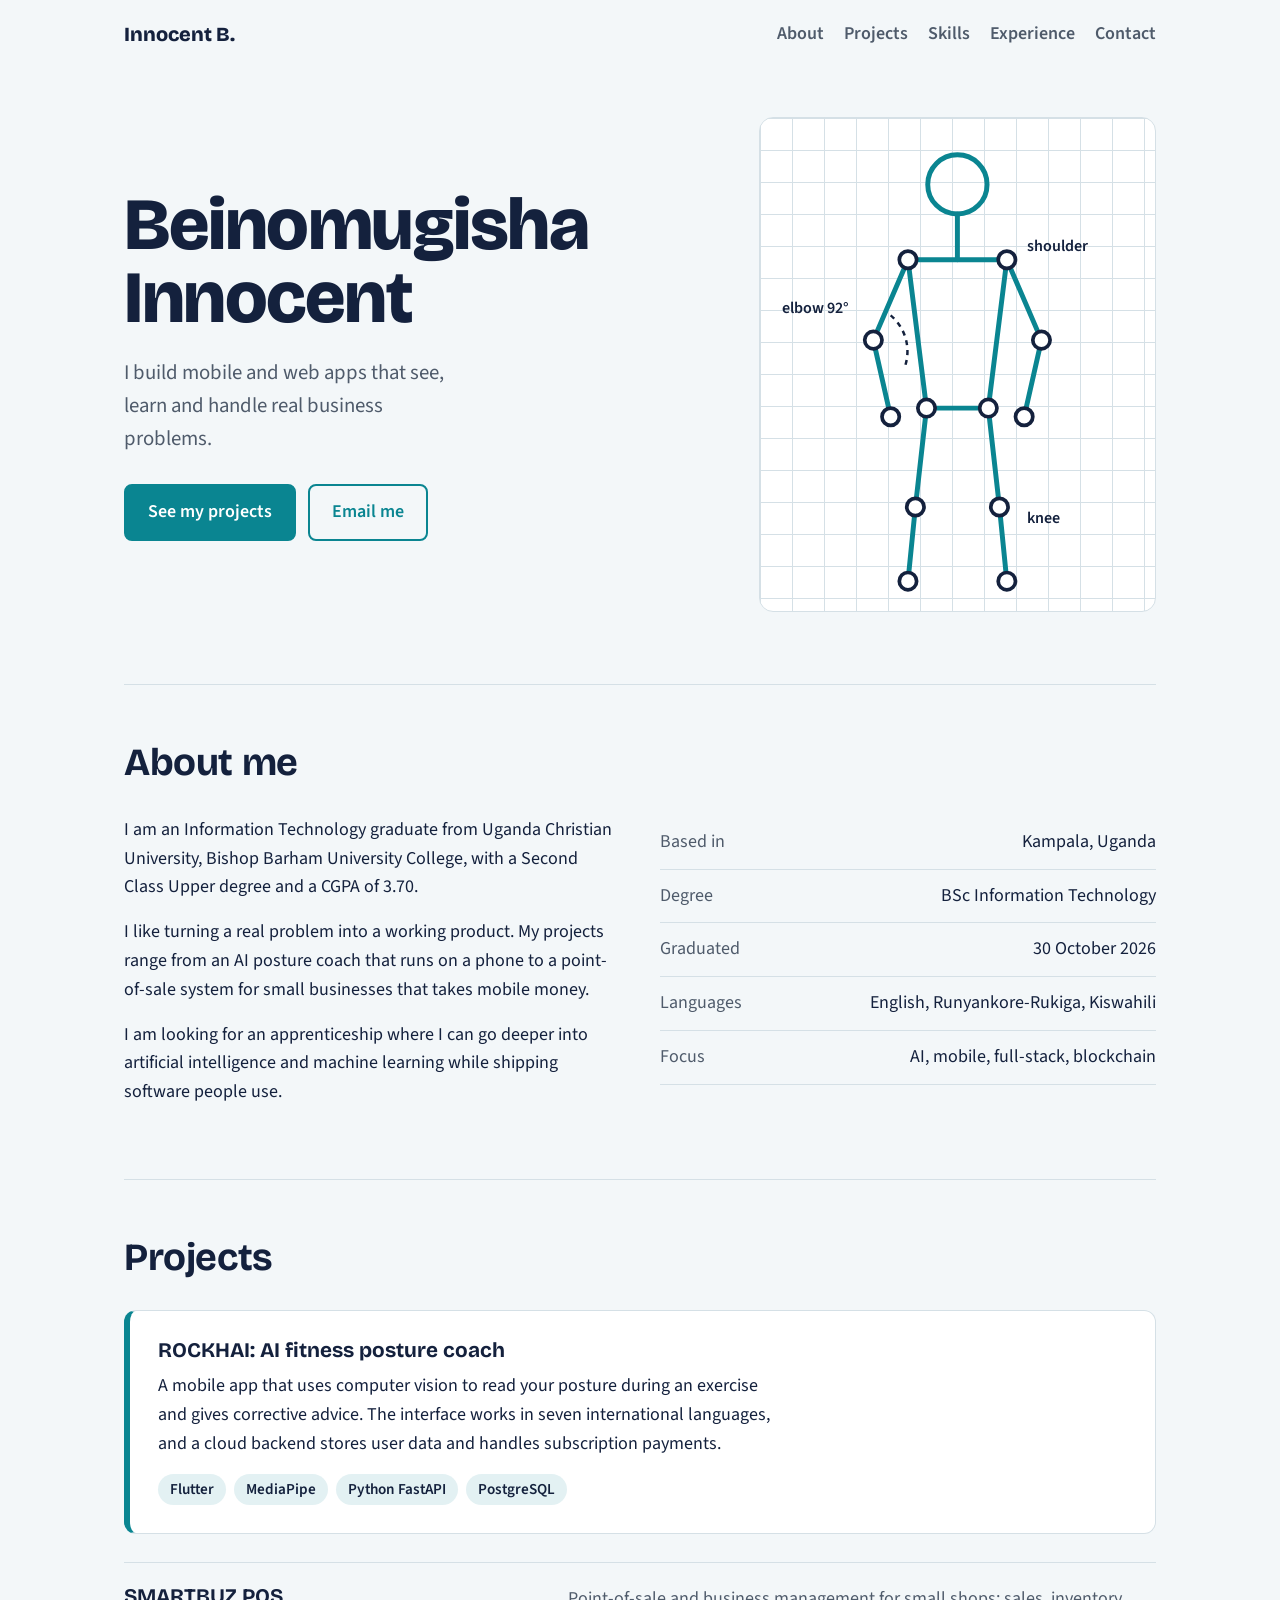
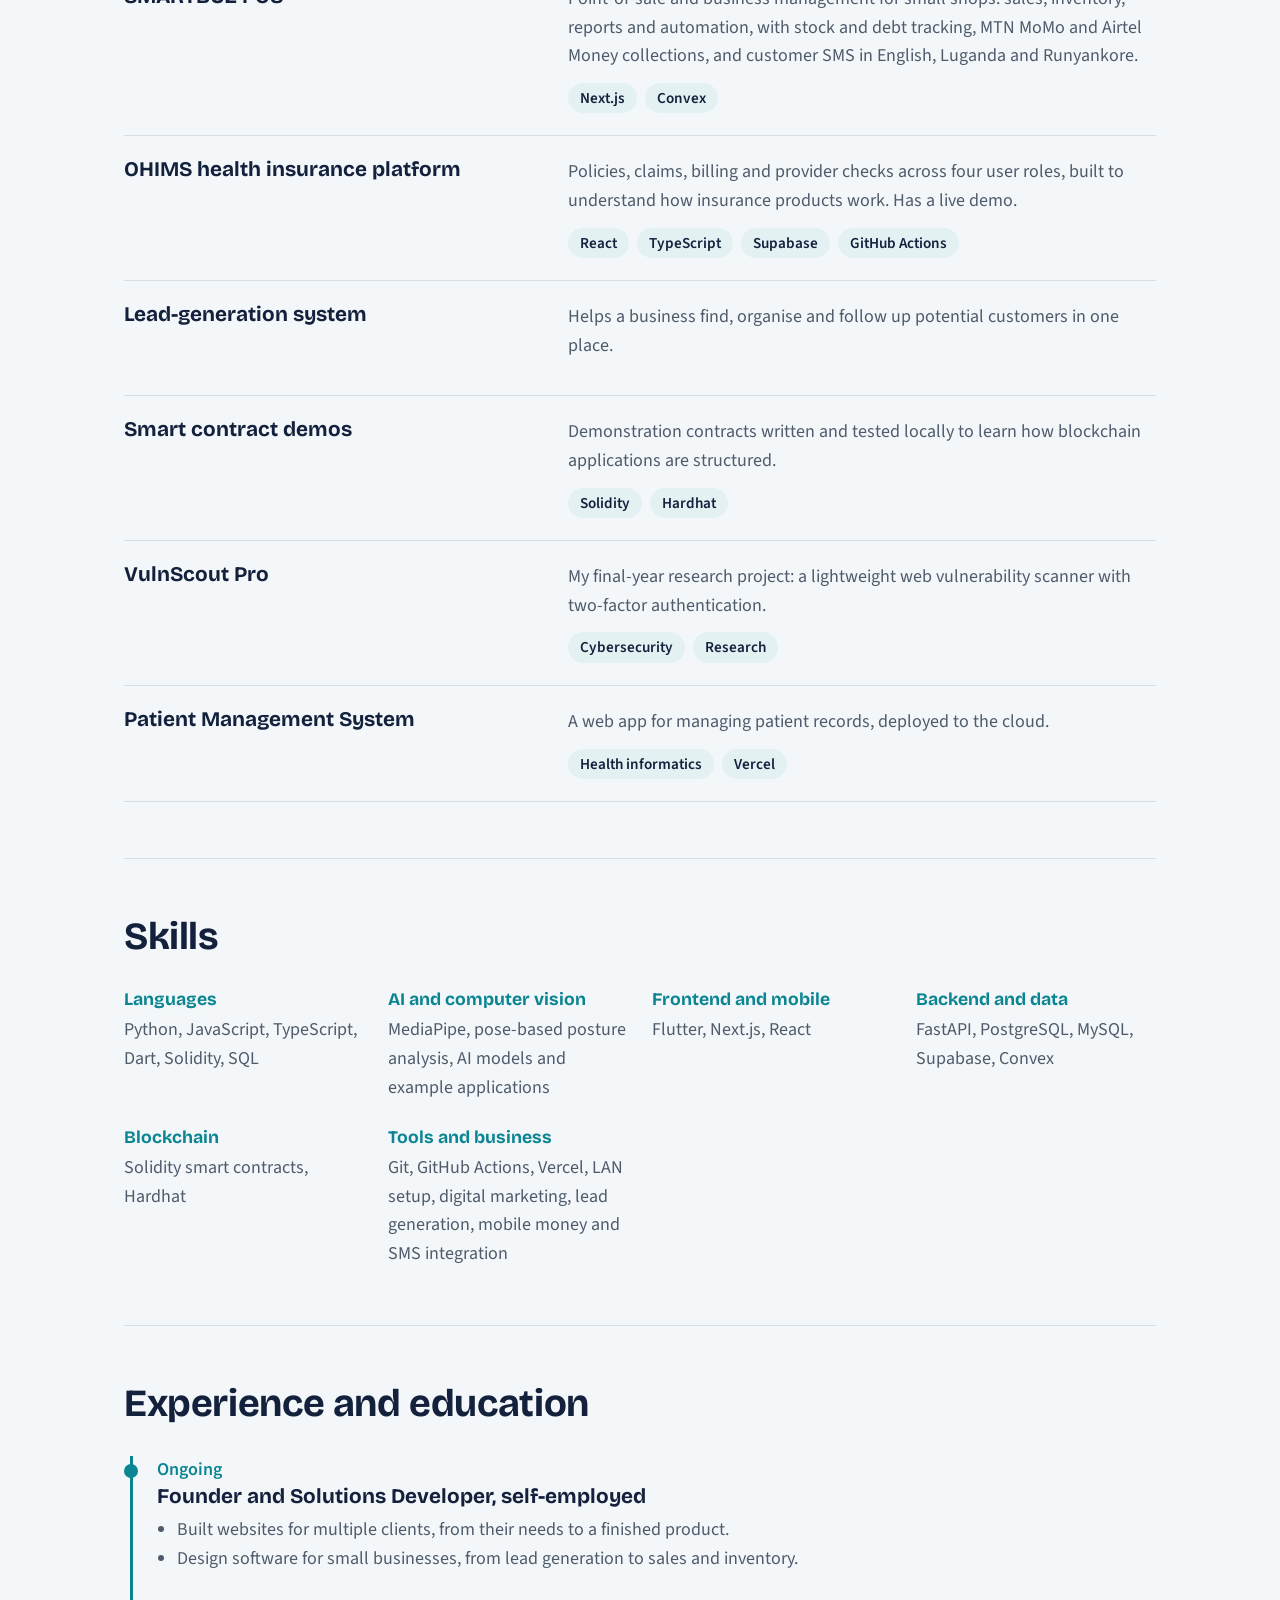
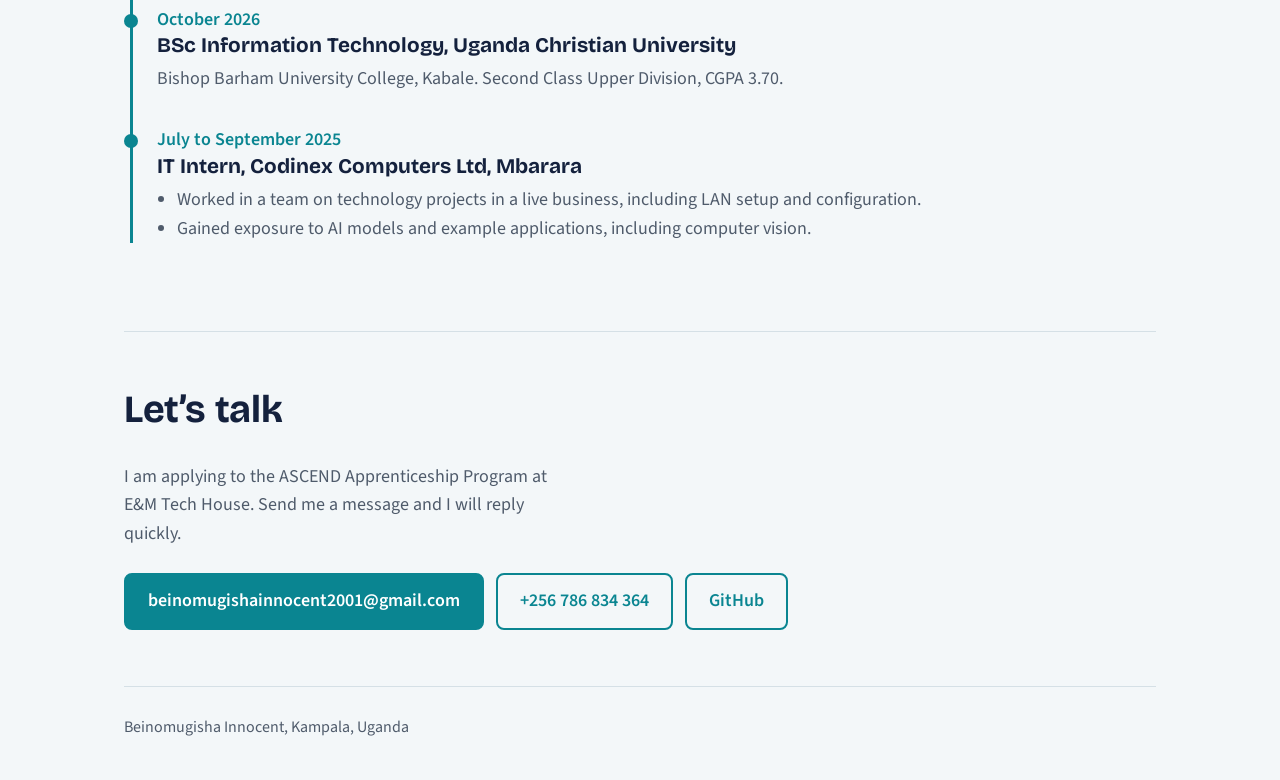
<file: public/assets/aistudio/Beinomugisha_Innocent___Portfolio_fce2e4e6.html>
<!DOCTYPE html>
<html lang="en">
<head>
<meta charset="utf-8">
<meta name="viewport" content="width=device-width, initial-scale=1, viewport-fit=cover">
<title>Beinomugisha Innocent | Software Developer</title>
<link rel="preconnect" href="https://fonts.googleapis.com">
<link rel="preconnect" href="https://fonts.gstatic.com" crossorigin>
<link href="https://fonts.googleapis.com/css2?family=Bricolage+Grotesque:wght@500;700;800&family=Source+Sans+3:wght@400;600&display=swap" rel="stylesheet">
<style>
:root{--bg:#F3F7F9;--panel:#FFFFFF;--ink:#14213D;--muted:#4F5B6B;--line:#D5E0E6;--accent:#0A8591;--accent-ink:#FFFFFF;--soft:#E3F1F3;
--head:"Bricolage Grotesque","Trebuchet MS",Arial,sans-serif;--body:"Source Sans 3","Segoe UI",Arial,sans-serif;
box-sizing:border-box;padding-top:env(safe-area-inset-top,0px);padding-bottom:env(safe-area-inset-bottom,0px);color-scheme:light}
@media (prefers-color-scheme:dark){:root:not([data-theme="light"]){--bg:#0C1626;--panel:#13233A;--ink:#EAF2F7;--muted:#A5B4C4;--line:#24384F;--accent:#4FD1DC;--accent-ink:#0C1626;--soft:#12303B;color-scheme:dark}}
:root[data-theme="dark"]{--bg:#0C1626;--panel:#13233A;--ink:#EAF2F7;--muted:#A5B4C4;--line:#24384F;--accent:#4FD1DC;--accent-ink:#0C1626;--soft:#12303B;color-scheme:dark}
html{scroll-padding-top:env(safe-area-inset-top,0px);scroll-behavior:smooth}
*,*::before,*::after{box-sizing:inherit}
body{margin:0;background:var(--bg);color:var(--ink);font:18px/1.6 var(--body)}
a{color:inherit}
:focus-visible{outline:3px solid var(--accent);outline-offset:3px}
.wrap{max-width:1080px;margin:0 auto;padding:0 24px}
header.top{display:flex;justify-content:space-between;align-items:center;gap:16px;padding:20px 0;flex-wrap:wrap}
.logo{font:800 20px var(--head);text-decoration:none}
nav a{margin-left:20px;text-decoration:none;color:var(--muted);font-weight:600}
nav a:hover{color:var(--accent)}
.hero{display:grid;grid-template-columns:1.2fr .8fr;gap:40px;align-items:center;padding:48px 0 72px}
h1{font:800 clamp(2.6rem,6vw,4.6rem)/1 var(--head);margin:0 0 20px;letter-spacing:-.02em}
.lead{font-size:1.3rem;color:var(--muted);max-width:34ch;margin:0 0 28px}
.btns{display:flex;gap:12px;flex-wrap:wrap}
.btn{display:inline-block;padding:12px 22px;border-radius:8px;font-weight:600;text-decoration:none;border:2px solid var(--accent)}
.btn.main{background:var(--accent);color:var(--accent-ink)}
.btn.alt{color:var(--accent)}
.pose{background:var(--panel);border:1px solid var(--line);border-radius:14px;padding:12px;background-image:linear-gradient(var(--line) 1px,transparent 1px),linear-gradient(90deg,var(--line) 1px,transparent 1px);background-size:32px 32px}
.pose svg{width:100%;height:auto;display:block}
.pose .bone{stroke:var(--accent);stroke-width:4;stroke-linecap:round;fill:none}
.pose .kp{fill:var(--panel);stroke:var(--ink);stroke-width:3}
.pose .tag{font:600 13px var(--body);fill:var(--ink)}
.pose .arc{stroke:var(--ink);stroke-width:2;fill:none;stroke-dasharray:4 4}
@media (prefers-reduced-motion:no-preference){.pose .kp{animation:p 2.4s ease-in-out infinite}@keyframes p{50%{stroke:var(--accent);stroke-width:5}}}
section{padding:56px 0;border-top:1px solid var(--line)}
h2{font:700 clamp(1.8rem,4vw,2.4rem)/1.1 var(--head);margin:0 0 32px;letter-spacing:-.01em}
h3{font:700 1.3rem/1.2 var(--head);margin:0 0 6px}
.about{display:grid;grid-template-columns:1fr 1fr;gap:40px}
.about p{margin:0 0 16px;max-width:60ch}
.facts{list-style:none;margin:0;padding:0}
.facts li{padding:12px 0;border-bottom:1px solid var(--line);display:flex;justify-content:space-between;gap:16px}
.facts span{color:var(--muted)}
.feature{background:var(--panel);border:1px solid var(--line);border-left:6px solid var(--accent);border-radius:12px;padding:28px;margin-bottom:28px}
.feature p{max-width:70ch;margin:8px 0 16px}
.stack{display:flex;flex-wrap:wrap;gap:8px;padding:0;margin:0;list-style:none}
.stack li{background:var(--soft);color:var(--ink);padding:3px 12px;border-radius:99px;font-size:.95rem;font-weight:600}
.rows{display:grid;gap:0}
.row{display:grid;grid-template-columns:1fr 1.4fr;gap:24px;padding:22px 0;border-top:1px solid var(--line)}
.row:last-child{border-bottom:1px solid var(--line)}
.row p{margin:0 0 12px;color:var(--muted)}
.skills{display:grid;grid-template-columns:repeat(auto-fit,minmax(240px,1fr));gap:24px}
.skills h3{font-size:1.1rem;color:var(--accent)}
.skills p{margin:0;color:var(--muted)}
.time{border-left:3px solid var(--accent);padding-left:24px;margin-left:6px}
.time article{margin-bottom:32px;position:relative}
.time article::before{content:"";position:absolute;left:-33px;top:8px;width:14px;height:14px;border-radius:50%;background:var(--accent)}
.when{color:var(--accent);font-weight:600}
.time p,.time ul{margin:6px 0 0;color:var(--muted)}
.time ul{padding-left:20px}
.contact{text-align:left}
.contact p{max-width:50ch;color:var(--muted);margin:0 0 24px}
footer{padding:28px 0 40px;color:var(--muted);border-top:1px solid var(--line);font-size:1rem}
@media (max-width:760px){.hero,.about,.row{grid-template-columns:1fr}.hero{padding-top:24px}nav a{margin:0 16px 0 0}.pose{max-width:340px}}
</style>
</head>
<body>
<div class="wrap">
<header class="top">
<a class="logo" href="#top">Innocent B.</a>
<nav aria-label="Sections"><a href="#about">About</a><a href="#projects">Projects</a><a href="#skills">Skills</a><a href="#experience">Experience</a><a href="#contact">Contact</a></nav>
</header>

<main id="top">
<div class="hero">
<div>
<h1>Beinomugisha Innocent</h1>
<p class="lead">I build mobile and web apps that see, learn and handle real business problems.</p>
<div class="btns"><a class="btn main" href="#projects">See my projects</a><a class="btn alt" href="mailto:beinomugishainnocent2001@gmail.com">Email me</a></div>
</div>
<div class="pose" role="img" aria-label="Illustration of a body pose with joint keypoints, as detected by ROCKHAI">
<svg viewBox="0 0 300 380" xmlns="http://www.w3.org/2000/svg">
<path class="bone" d="M110 105H190M110 105L82 170L96 232M190 105L218 170L204 232M110 105L125 225H175L190 105M125 225L116 305L110 365M175 225L184 305L190 365"/>
<line class="bone" x1="150" y1="68" x2="150" y2="105"/>
<circle class="bone" cx="150" cy="44" r="24"/>
<path class="arc" d="M96 150A38 38 0 0 1 108 190"/>
<g class="kp"><circle cx="110" cy="105" r="7"/><circle cx="190" cy="105" r="7"/><circle cx="82" cy="170" r="7"/><circle cx="218" cy="170" r="7"/><circle cx="96" cy="232" r="7"/><circle cx="204" cy="232" r="7"/><circle cx="125" cy="225" r="7"/><circle cx="175" cy="225" r="7"/><circle cx="116" cy="305" r="7"/><circle cx="184" cy="305" r="7"/><circle cx="110" cy="365" r="7"/><circle cx="190" cy="365" r="7"/></g>
<text class="tag" x="8" y="148">elbow 92°</text>
<text class="tag" x="206" y="318">knee</text>
<text class="tag" x="206" y="98">shoulder</text>
</svg>
</div>
</div>

<section id="about">
<h2>About me</h2>
<div class="about">
<div>
<p>I am an Information Technology graduate from Uganda Christian University, Bishop Barham University College, with a Second Class Upper degree and a CGPA of 3.70.</p>
<p>I like turning a real problem into a working product. My projects range from an AI posture coach that runs on a phone to a point-of-sale system for small businesses that takes mobile money.</p>
<p>I am looking for an apprenticeship where I can go deeper into artificial intelligence and machine learning while shipping software people use.</p>
</div>
<ul class="facts">
<li><span>Based in</span>Kampala, Uganda</li>
<li><span>Degree</span>BSc Information Technology</li>
<li><span>Graduated</span>30 October 2026</li>
<li><span>Languages</span>English, Runyankore-Rukiga, Kiswahili</li>
<li><span>Focus</span>AI, mobile, full-stack, blockchain</li>
</ul>
</div>
</section>

<section id="projects">
<h2>Projects</h2>
<article class="feature">
<h3>ROCKHAI: AI fitness posture coach</h3>
<p>A mobile app that uses computer vision to read your posture during an exercise and gives corrective advice. The interface works in seven international languages, and a cloud backend stores user data and handles subscription payments.</p>
<ul class="stack"><li>Flutter</li><li>MediaPipe</li><li>Python FastAPI</li><li>PostgreSQL</li></ul>
</article>
<div class="rows">
<div class="row"><div><h3>SMARTBUZ POS</h3></div><div><p>Point-of-sale and business management for small shops: sales, inventory, reports and automation, with stock and debt tracking, MTN MoMo and Airtel Money collections, and customer SMS in English, Luganda and Runyankore.</p><ul class="stack"><li>Next.js</li><li>Convex</li></ul></div></div>
<div class="row"><div><h3>OHIMS health insurance platform</h3></div><div><p>Policies, claims, billing and provider checks across four user roles, built to understand how insurance products work. Has a live demo.</p><ul class="stack"><li>React</li><li>TypeScript</li><li>Supabase</li><li>GitHub Actions</li></ul></div></div>
<div class="row"><div><h3>Lead-generation system</h3></div><div><p>Helps a business find, organise and follow up potential customers in one place.</p></div></div>
<div class="row"><div><h3>Smart contract demos</h3></div><div><p>Demonstration contracts written and tested locally to learn how blockchain applications are structured.</p><ul class="stack"><li>Solidity</li><li>Hardhat</li></ul></div></div>
<div class="row"><div><h3>VulnScout Pro</h3></div><div><p>My final-year research project: a lightweight web vulnerability scanner with two-factor authentication.</p><ul class="stack"><li>Cybersecurity</li><li>Research</li></ul></div></div>
<div class="row"><div><h3>Patient Management System</h3></div><div><p>A web app for managing patient records, deployed to the cloud.</p><ul class="stack"><li>Health informatics</li><li>Vercel</li></ul></div></div>
</div>
</section>

<section id="skills">
<h2>Skills</h2>
<div class="skills">
<div><h3>Languages</h3><p>Python, JavaScript, TypeScript, Dart, Solidity, SQL</p></div>
<div><h3>AI and computer vision</h3><p>MediaPipe, pose-based posture analysis, AI models and example applications</p></div>
<div><h3>Frontend and mobile</h3><p>Flutter, Next.js, React</p></div>
<div><h3>Backend and data</h3><p>FastAPI, PostgreSQL, MySQL, Supabase, Convex</p></div>
<div><h3>Blockchain</h3><p>Solidity smart contracts, Hardhat</p></div>
<div><h3>Tools and business</h3><p>Git, GitHub Actions, Vercel, LAN setup, digital marketing, lead generation, mobile money and SMS integration</p></div>
</div>
</section>

<section id="experience">
<h2>Experience and education</h2>
<div class="time">
<article><span class="when">Ongoing</span><h3>Founder and Solutions Developer, self-employed</h3><ul><li>Built websites for multiple clients, from their needs to a finished product.</li><li>Design software for small businesses, from lead generation to sales and inventory.</li></ul></article>
<article><span class="when">October 2026</span><h3>BSc Information Technology, Uganda Christian University</h3><p>Bishop Barham University College, Kabale. Second Class Upper Division, CGPA 3.70.</p></article>
<article><span class="when">July to September 2025</span><h3>IT Intern, Codinex Computers Ltd, Mbarara</h3><ul><li>Worked in a team on technology projects in a live business, including LAN setup and configuration.</li><li>Gained exposure to AI models and example applications, including computer vision.</li></ul></article>
</div>
</section>

<section id="contact" class="contact">
<h2>Let’s talk</h2>
<p>I am applying to the ASCEND Apprenticeship Program at E&amp;M Tech House. Send me a message and I will reply quickly.</p>
<div class="btns"><a class="btn main" href="mailto:beinomugishainnocent2001@gmail.com">beinomugishainnocent2001@gmail.com</a><a class="btn alt" href="tel:+256786834364">+256 786 834 364</a><a class="btn alt" href="https://github.com/BEINOMUGISHA">GitHub</a></div>
</section>
</main>
<footer>Beinomugisha Innocent, Kampala, Uganda</footer>
</div>
</body>
</html>
</file>
